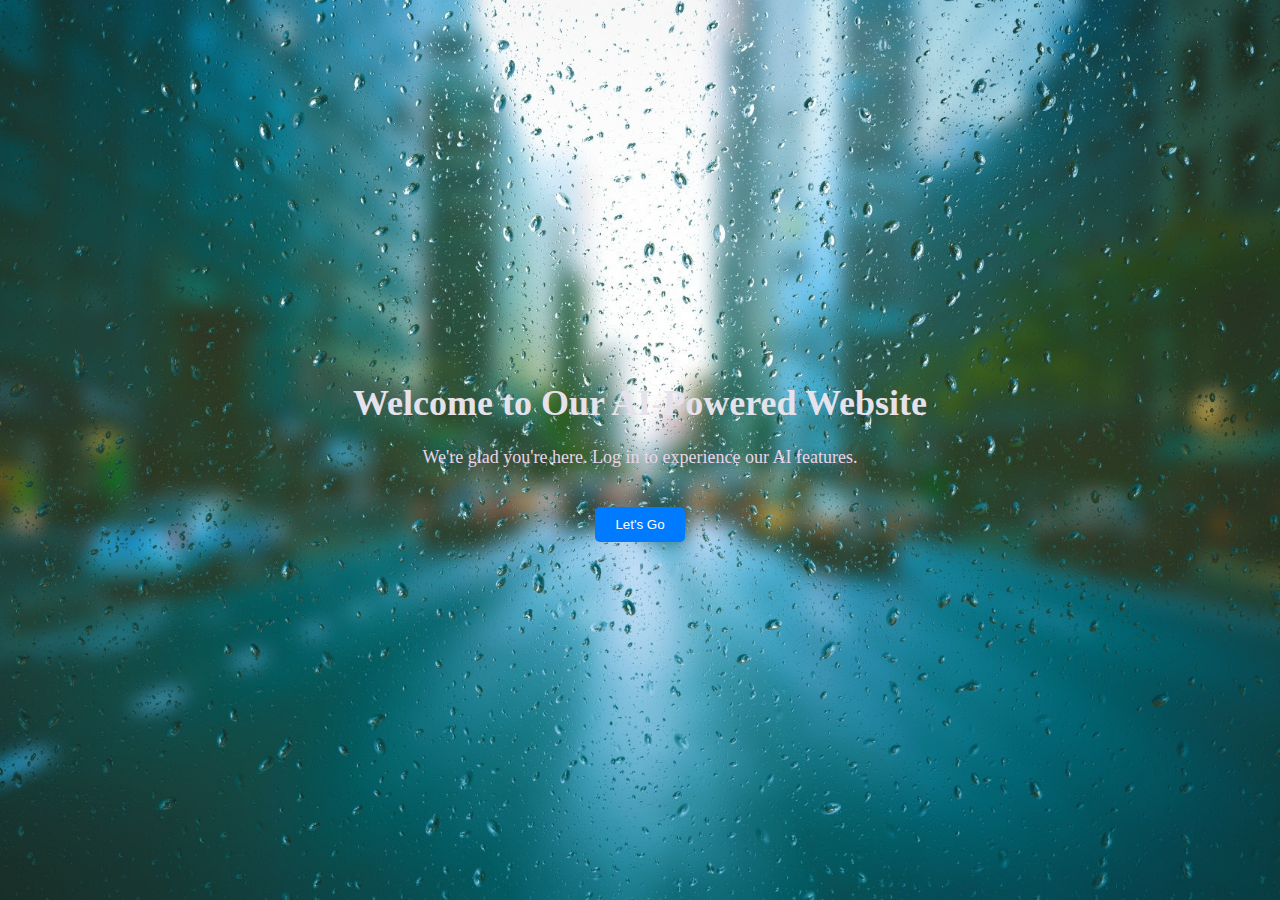
<file: index.html>
<!DOCTYPE html>
<html>
<head>
    <style>
        body {
            background-image: url("1234.jpg");
            background-position: center;
            background-attachment: fixed;
            background-size: cover; /* Optional: Adjust to your needs */
            background-repeat: no-repeat; /* Optional: Prevent repetition */
        }
    </style>
</head>

     <title>Welcome to Our AI-Powered Website</title>
    <link rel="stylesheet" type="text/css" href="123.css">
</head>

<body>
    <div class="container">
        <centre>
        <h1>Welcome to Our AI-Powered Website</h1>
        
        <p>We're glad you're here. Log in to experience our AI features.</p><br>
        <div class="button-container">
            <a href="signin.html">
                <button>Let's Go</button>
            </a>
        </div>

        </centre>
        

        </div>
</body>
</html>
</file>
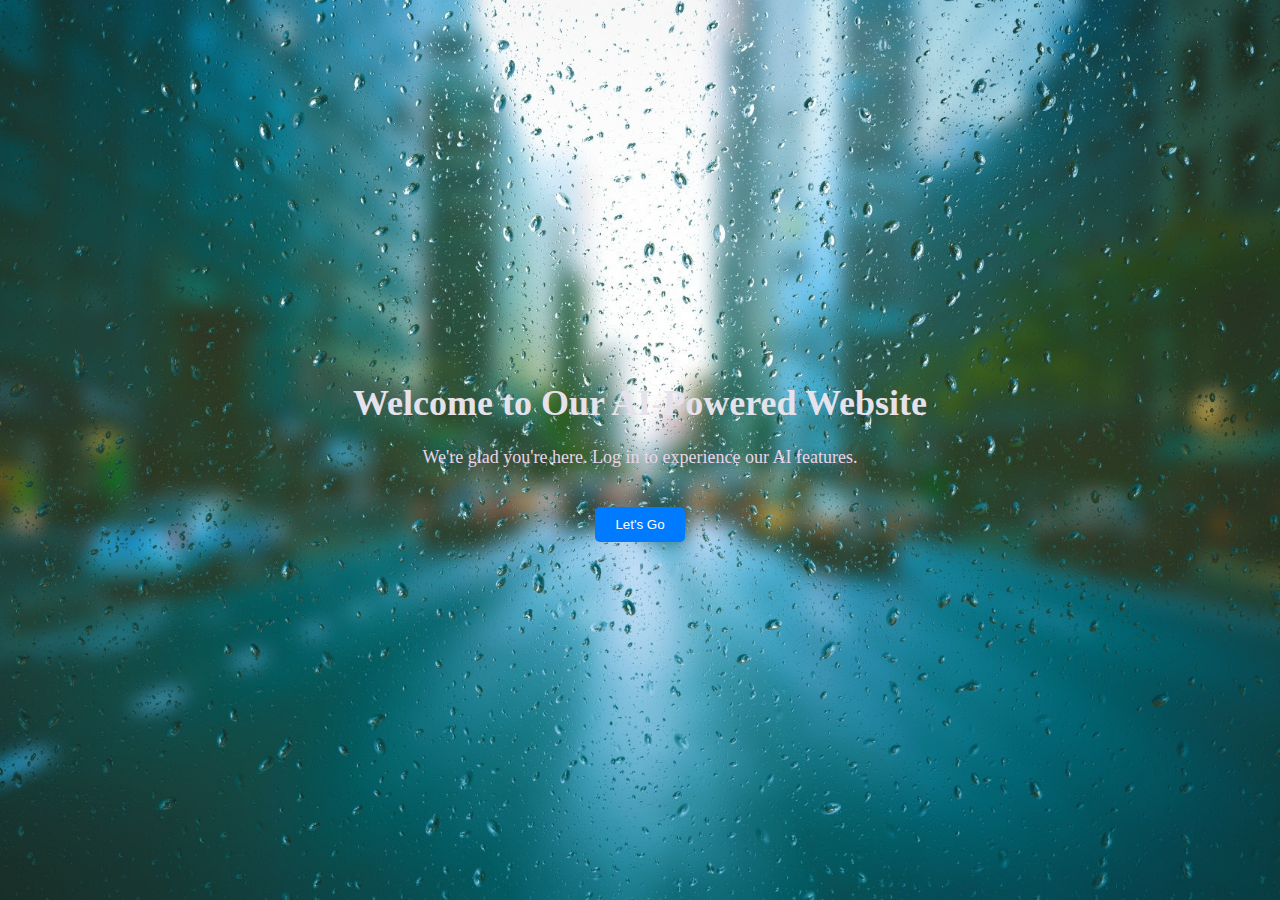
<file: 123.html>
<!DOCTYPE html>
<html>
<head>
    <style>
        body {
            background-image: url("1234.jpg");
            background-position: center;
            background-attachment: fixed;
            background-size: cover; /* Optional: Adjust to your needs */
            background-repeat: no-repeat; /* Optional: Prevent repetition */
        }
    </style>
</head>

     <title>Welcome to Our AI-Powered Website</title>
    <link rel="stylesheet" type="text/css" href="123.css">
</head>

<body>
    <div class="container">
        <centre>
        <h1>Welcome to Our AI-Powered Website</h1>
        
        <p>We're glad you're here. Log in to experience our AI features.</p><br>
        <div class="button-container">
            <a href="index.html">
                <button>Let's Go</button>
            </a>
        </div>

        </centre>
        

        </div>
</body>
</html>
</file>
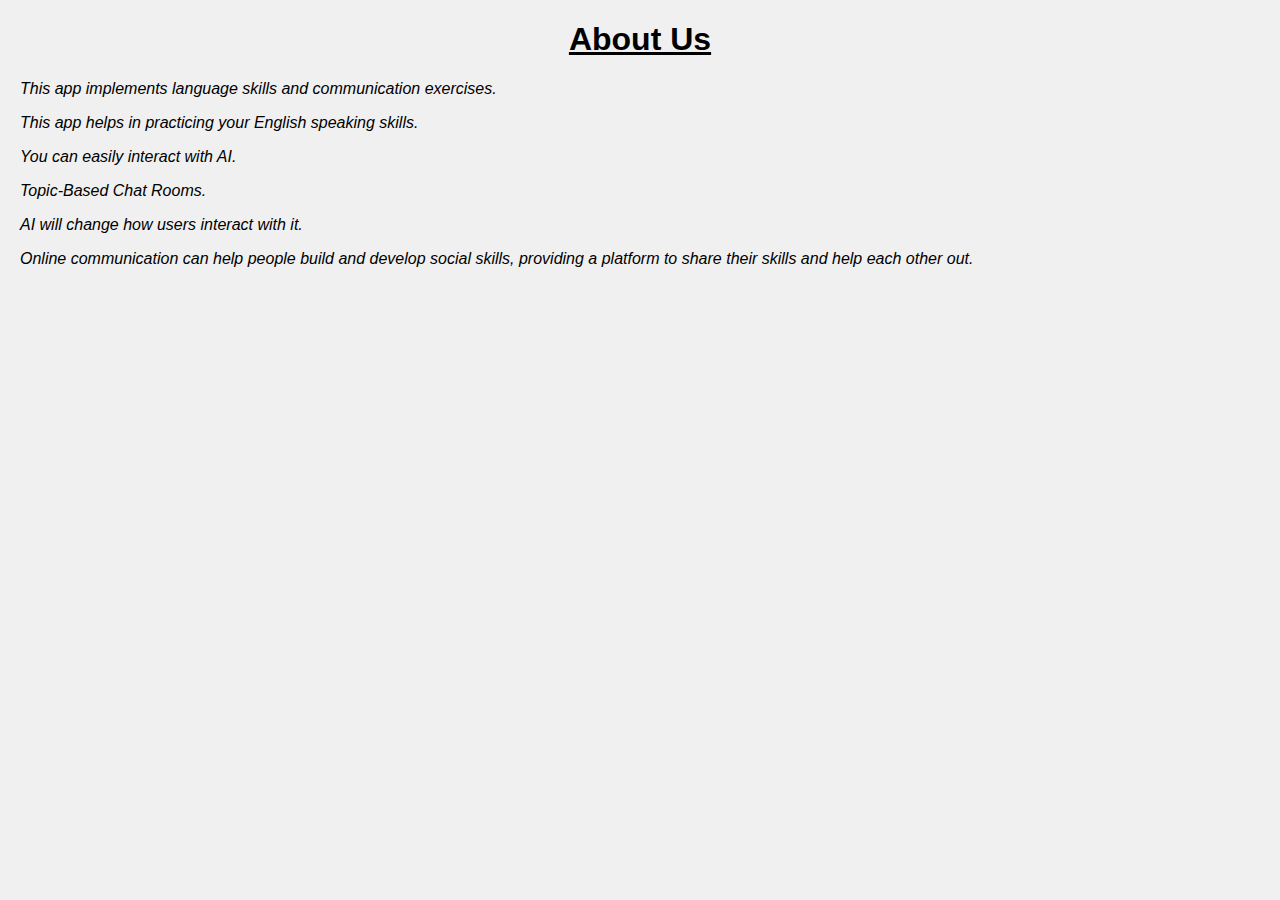
<file: about us.html>
<!DOCTYPE html>
<html>
<head>
    <title>About chatcoders</title>
    <style>
    body {
    font-family: Arial, sans-serif;
    margin: 20px;
    background-color: #f0f0f0; /* Change this to your preferred background color */
}

      h1 {
            text-decoration: underline;
            font-weight: bold;
            text-shadow: #92b5bd; 
        }

        p {
            margin-bottom: 10px;
        }

        em {
            font-style: italic;
        }

    </style>
</head>
<body>
    <center><h1>About Us</h1></center>
    <p>
        <em>This app implements language skills and communication exercises.</em>
    </p>
    <p>
        <em>This app helps in practicing your English speaking skills.</em>
    </p>
    <p>
        <em>You can easily interact with AI.</em>
    </p>
    <p>
        <em>Topic-Based Chat Rooms.</em>
    </p>
    <p>
        <em>AI will change how users interact with it.</em>
    </p>
    <p>
        <em>Online communication can help people build and develop social skills,
             providing a platform to share their skills and help each other out.</em>
    </p>
   
</body>
</html>
</file>
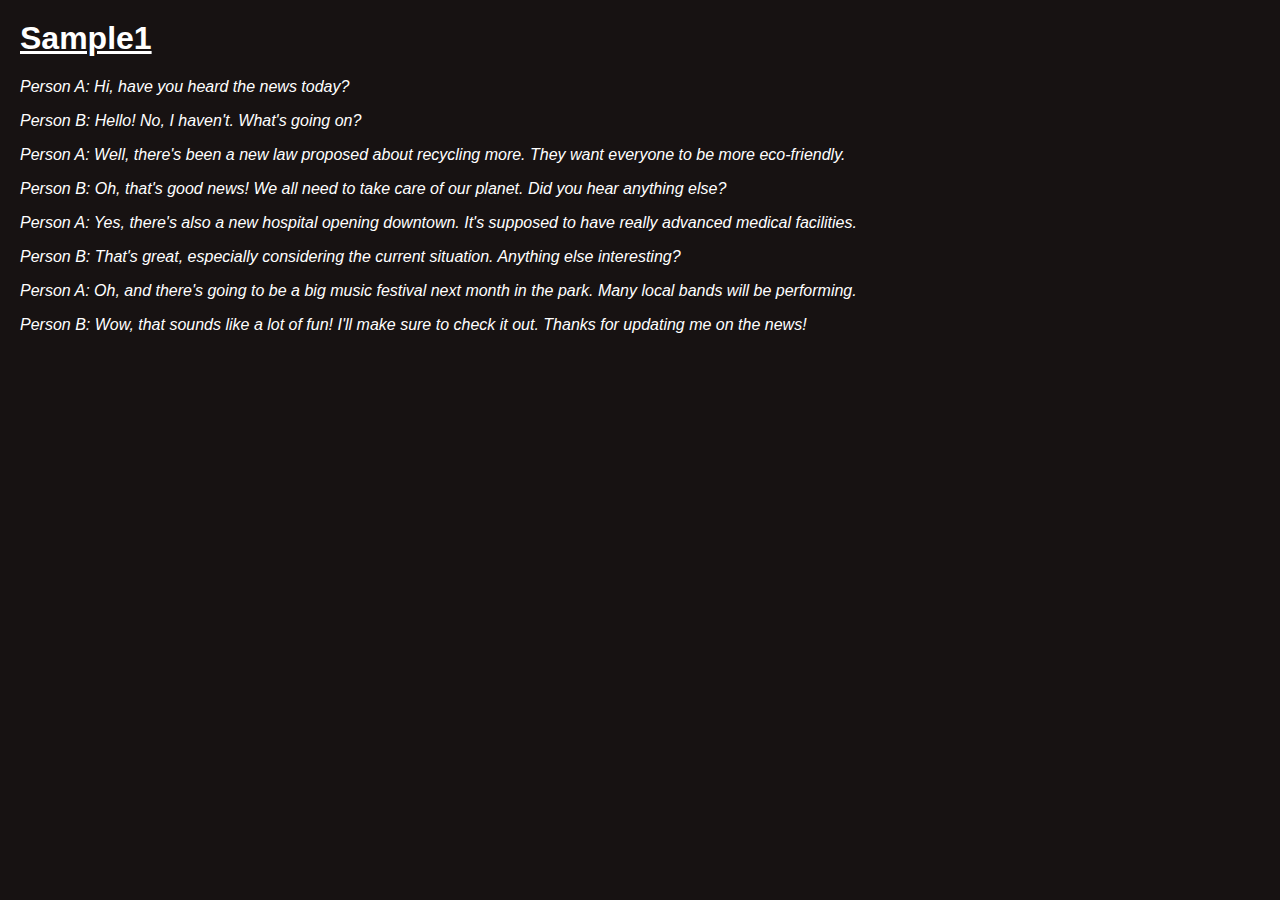
<file: currentevents.html>
<html>
    <head>
        <title>
            Current Events
        </title>
           <style>
    body {
        font-family: Arial, sans-serif;
        margin: 20px;
        background-color:rgb(23, 18, 18);
    }

    h1 {
        font-weight: bold;
        text-decoration: underline;
        color: white;
    }

    p {
        margin-bottom: 10px;
        color: white;
    }

    em {
        font-style: italic;
    }
</style>
    </head>
    <body>
        <h1><b>Sample1</b></h1>
    <p><em>
<p>Person A: Hi, have you heard the news today?</p>

<p>Person B: Hello! No, I haven't. What's going on?</p>

<p>Person A: Well, there's been a new law proposed about recycling more. They want everyone to be more eco-friendly.</p>

<p>Person B: Oh, that's good news! We all need to take care of our planet. Did you hear anything else?</p>

<p>Person A: Yes, there's also a new hospital opening downtown. It's supposed to have really advanced medical facilities.</p>

<p>Person B: That's great, especially considering the current situation. Anything else interesting?</p>

<p>Person A: Oh, and there's going to be a big music festival next month in the park. Many local bands will be performing.</p>

<p>Person B: Wow, that sounds like a lot of fun! I'll make sure to check it out. Thanks for updating me on the news!</p>
    </em></p>
 </body>
   </html>
</file>
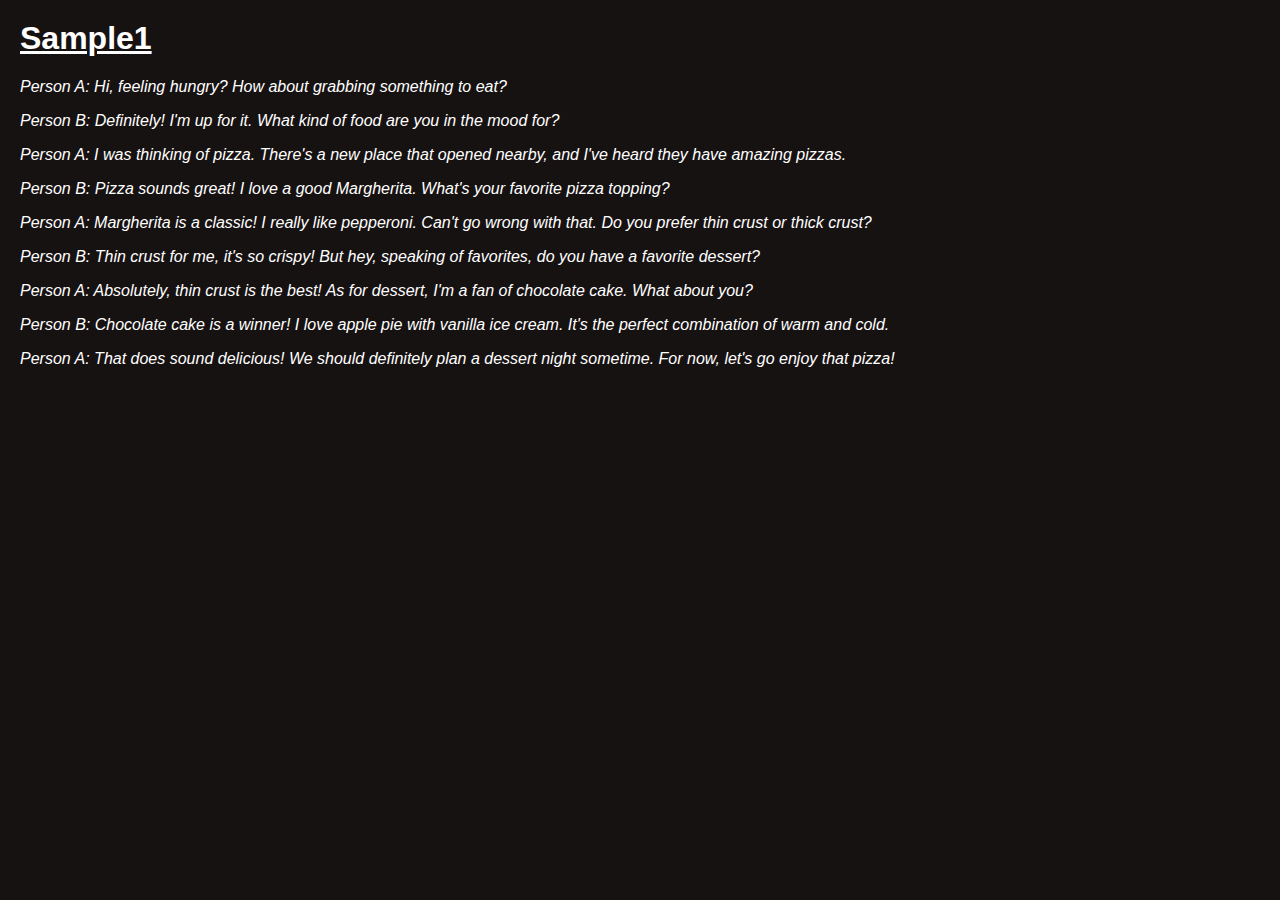
<file: foodanddining.html>
<html>
    <head>
        <title>
            Food and Dining
        </title>
           <style>
    body {
        font-family: Arial, sans-serif;
        margin: 20px;
        background-color:rgb(23, 18, 18);
    }

    h1 {
        font-weight: bold;
        text-decoration: underline;
        color: white;
    }

    p {
        margin-bottom: 10px;
        color: white;
    }

    em {
        font-style: italic;
    }
</style>
    </head>
    <body>
        <h1><b>Sample1</b></h1>
    <p><em>
<p>Person A: Hi, feeling hungry? How about grabbing something to eat?<p/>

<p>Person B: Definitely! I'm up for it. What kind of food are you in the mood for?</p>

<p>Person A: I was thinking of pizza. There's a new place that opened nearby, and I've heard they have amazing pizzas.</p>

<p>Person B: Pizza sounds great! I love a good Margherita. What's your favorite pizza topping?</p>

<p>Person A: Margherita is a classic! I really like pepperoni. Can't go wrong with that. Do you prefer thin crust or thick crust?</p>

<p>Person B: Thin crust for me, it's so crispy! But hey, speaking of favorites, do you have a favorite dessert?</p>

<p>Person A: Absolutely, thin crust is the best! As for dessert, I'm a fan of chocolate cake. What about you?</p>

<p>Person B: Chocolate cake is a winner! I love apple pie with vanilla ice cream. It's the perfect combination of warm and cold.</p> 

<p>Person A: That does sound delicious! We should definitely plan a dessert night sometime. For now, let's go enjoy that pizza!</p>
</p></em>
 </body>
   </html>
</file>
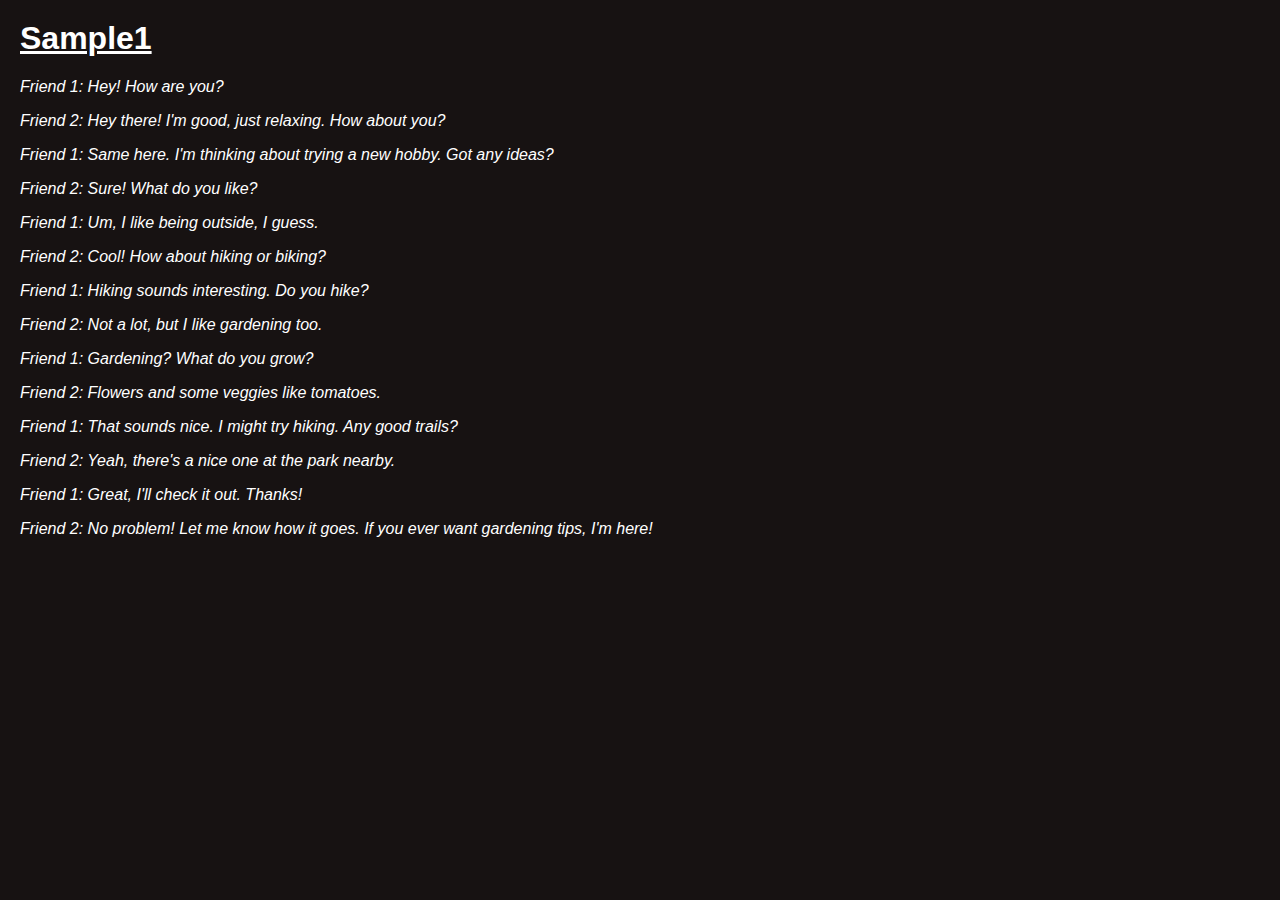
<file: hobbies.html>
<html>
    <head>
        <title>
            Hobbies and Intrests
        </title>
           <style>
    body {
        font-family: Arial, sans-serif;
        margin: 20px;
        background-color:rgb(23, 18, 18);
    }

    h1 {
        font-weight: bold;
        text-decoration: underline;
        color: white;
    }

    p {
        margin-bottom: 10px;
        color: white;
    }

    em {
        font-style: italic;
    }
</style>
    </head>
    <body>
        <h1><b>Sample1</b></h1>
    <p><em>
<p>Friend 1: Hey! How are you?</p>

<p>Friend 2: Hey there! I'm good, just relaxing. How about you?</p>

<p>Friend 1: Same here. I'm thinking about trying a new hobby. Got any ideas?</p>

<p>Friend 2: Sure! What do you like?</p>

<p>Friend 1: Um, I like being outside, I guess.</p>

<p>Friend 2: Cool! How about hiking or biking?</p>

<p>Friend 1: Hiking sounds interesting. Do you hike?</p>

<p>Friend 2: Not a lot, but I like gardening too.</p>

<p>Friend 1: Gardening? What do you grow?</p>

<p>Friend 2: Flowers and some veggies like tomatoes.</p>

<p>Friend 1: That sounds nice. I might try hiking. Any good trails?</p>

<p>Friend 2: Yeah, there's a nice one at the park nearby.</p>

<p>Friend 1: Great, I'll check it out. Thanks!</p>

<p>Friend 2: No problem! Let me know how it goes. If you ever want gardening tips, I'm here!</p></em>
 
 
 
</body>
 
   </html>
</file>
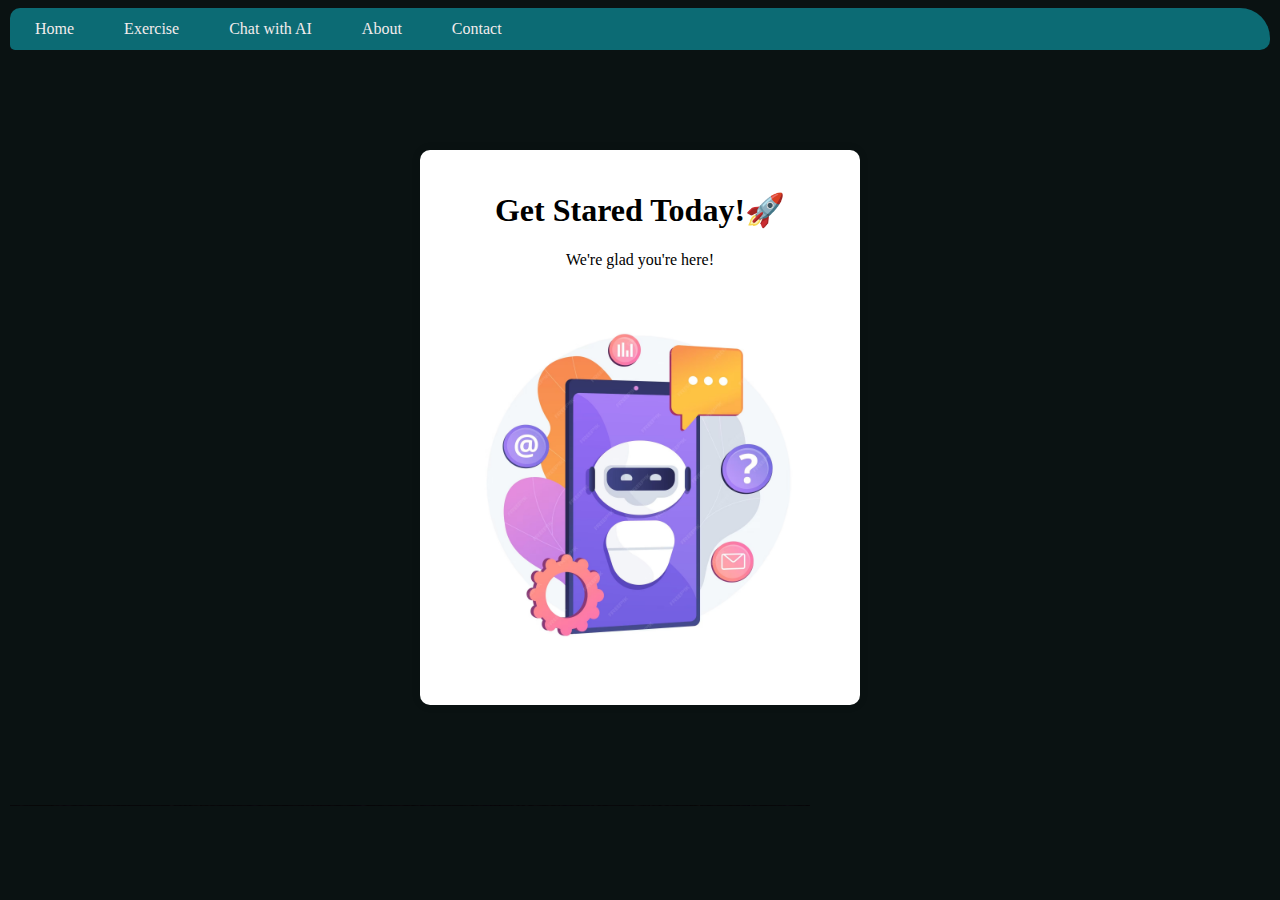
<file: home1.html>
<html>
    <head>
    <title>
    NAV BAR
    </title>
    <link rel="stylesheet" href="0.css">
    </head>
    <body>
        
    <nav>
        <ul>
            <li class="Dropdown-menu">
                <a href="home.html">Home</a>
                </li>
               
                <li class="Dropdown-menu">
                    <a href="#">Exercise</a>
               
                    <div class="Dropdown-list">
                        <a href="hobbies.html">Hobbies and interests</a>
                        <a href="Travel.html">Travel</a>
                        <a href="currentevents.html">Current Events</a>
                        <a href="technology.html">Technology</a>
                        <a href="foodanddining.html">Food and Dining</a>
                        <a href="">Career and Ambitions</a>
                        <a href="">Family and Relationships</a>
                    </div>
                       </li>
                          <li class="dropdown-menu">
                            <a href="index1.html">Chat with AI</a>
                          </li>
                          <li class="dropdown-menu">
                            <a href="about us.html">About</a></li>
                          <li class="Dropdown-menu">
                            <a href="#">Contact</a>
                        </li>
                            
                                 
            </ul>
        </nav>
        <center>
        <div class="welcome-container">
            <h1>Get Stared Today!🚀</h1>
            <p>We're glad you're here!</p>
            <img src="img2.avif" height="400" weight="100";>
        </div>
        </center>
        <form action="login1.html">
            <!-- Add login form fields here -->
        </form>
        
        <img src="img1.jpg" height="1" width="800";>
    </body>
</html>
</file>
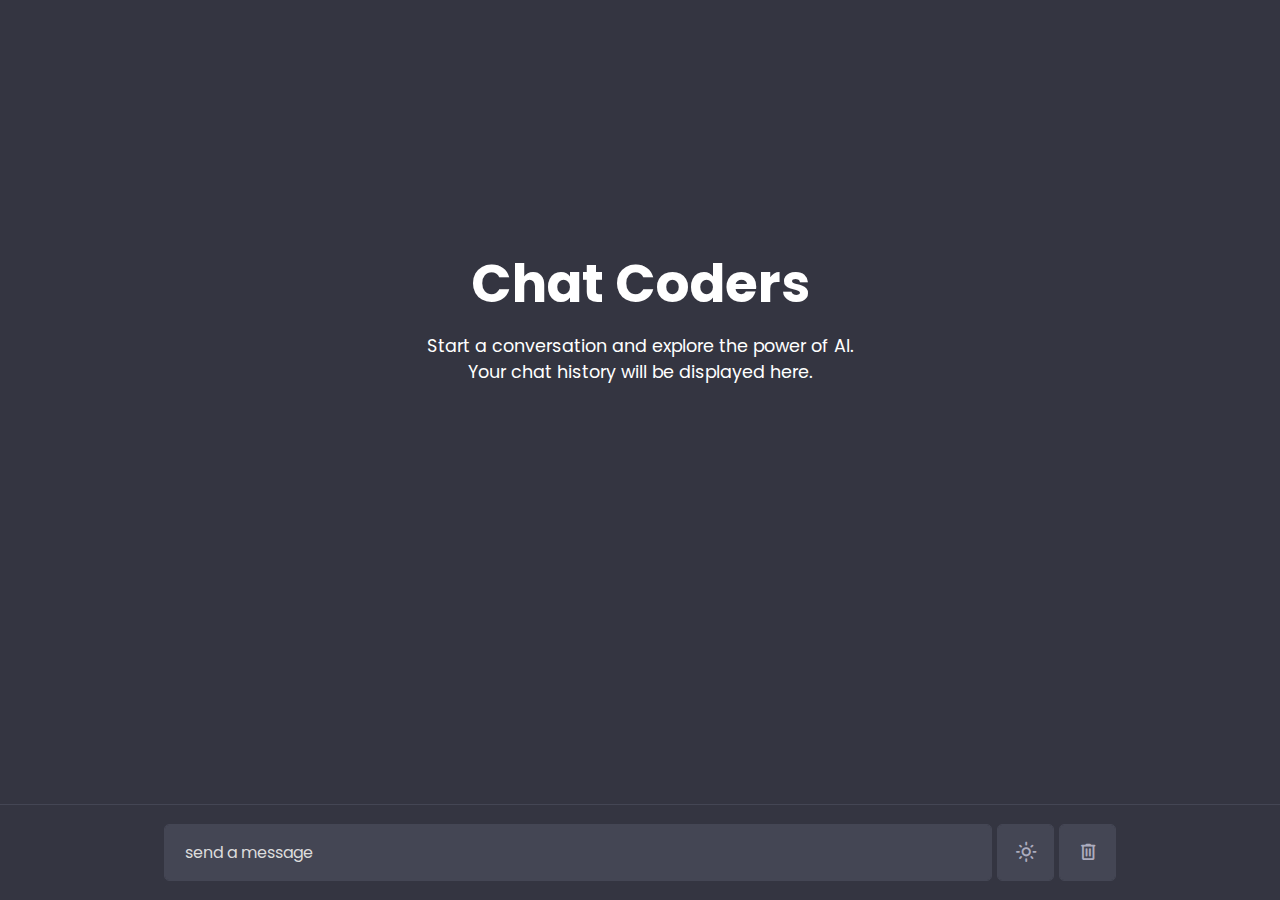
<file: index1.html>
<!DOCTYPE html>
<!-- Coding By CodingNepal - www.codingnepalweb.com -->
<html lang="en" dir="ltr">
     <head>
       <meta charset="utf-8">
       <title>ChatGPT Clone in JavaScript | CodingNepal</title>
       <link rel="stylesheet" href="style.css">
       <meta name="viewport" content="width=device-width, initial-scale=1.0">
       <!-- Google Fonts Link For Icons -->
       <link rel="stylesheet" href="https://fonts.googleapis.com/css2?family=Material+Symbols+Rounded:opsz,wght,FILL,GRAD@20..48,100..700,0..1,-50..200" />
       <script src="script.js" defer></script>
    </head>
    <body>
       <!-- Chats container -->
       <div class="chat-container">
            <div class="chat-outgoing">
               <div class="chat-content">
                   <div class="chat-details">
                      <img src="userr.png" alt="userr-img">
                      <p>heyooo!!!welcome</p>
                   </div>
               </div>
            </div>
            <div class="chat-incoming">
                <div class="chat-content">
                    <div class="chat-details">
                        <img src="coderss.jpg" alt="coderss-img">
                        <p>heyooo!!!welcome</p>
                    </div>
                    <span class="material-symbols-rounded">content_copy</span>
                </div>
            </div>
            <div class="chat-incoming">
                <div class="chat-content">
                    <div class="chat-details">
                        <img src="coderss.jpg" alt="coderss-img">
                        <div class="typing-animation">
                            <div class="typing-dot" style="--delay: 0.2s"></div>
                            <div class="typing-dot" style="--delay: 0.3s"></div>
                            <div class="typing-dot" style="--delay: 0.4s"></div>
                        </div>
                    </div>
                    <span class="material-symbols-rounded">content_copy</span>
                </div>
            </div>
            <div class="chat-outgoing">
                <div class="chat-content">
                    <div class="chat-details">
                       <img src="userr.png" alt="userr-img">
                       <p>how is it gng???</p>
                    </div>
                </div>
             </div>
             <div class="chat-incoming">
                 <div class="chat-content">
                     <div class="chat-details">
                         <img src="coderss.jpg" alt="coderss-img">
                         <p>how is it gng???</p>
                     </div>
                     <span class="material-symbols-rounded">content_copy</span>
                 </div>
             </div>
        </div>
               
        <!-- Typing container -->
        <div class="typing-container">
            <div class="typing-content">
                <div class ="typing-textarea">
                   <textarea id="chat-input" placeholder="send a message"  required></textarea>
                   <span id="send-btn" class="material-symbols-rounded">send</span>
                </div>
                <div class="typing-controls">
                    <span id="theme-btn" class="material-symbols-rounded">light_mode</span>
                    <span id="delete-btn" class="material-symbols-rounded">delete</span>   
                </div>
            </div>
        </div>
  </body>
</html>
</file>
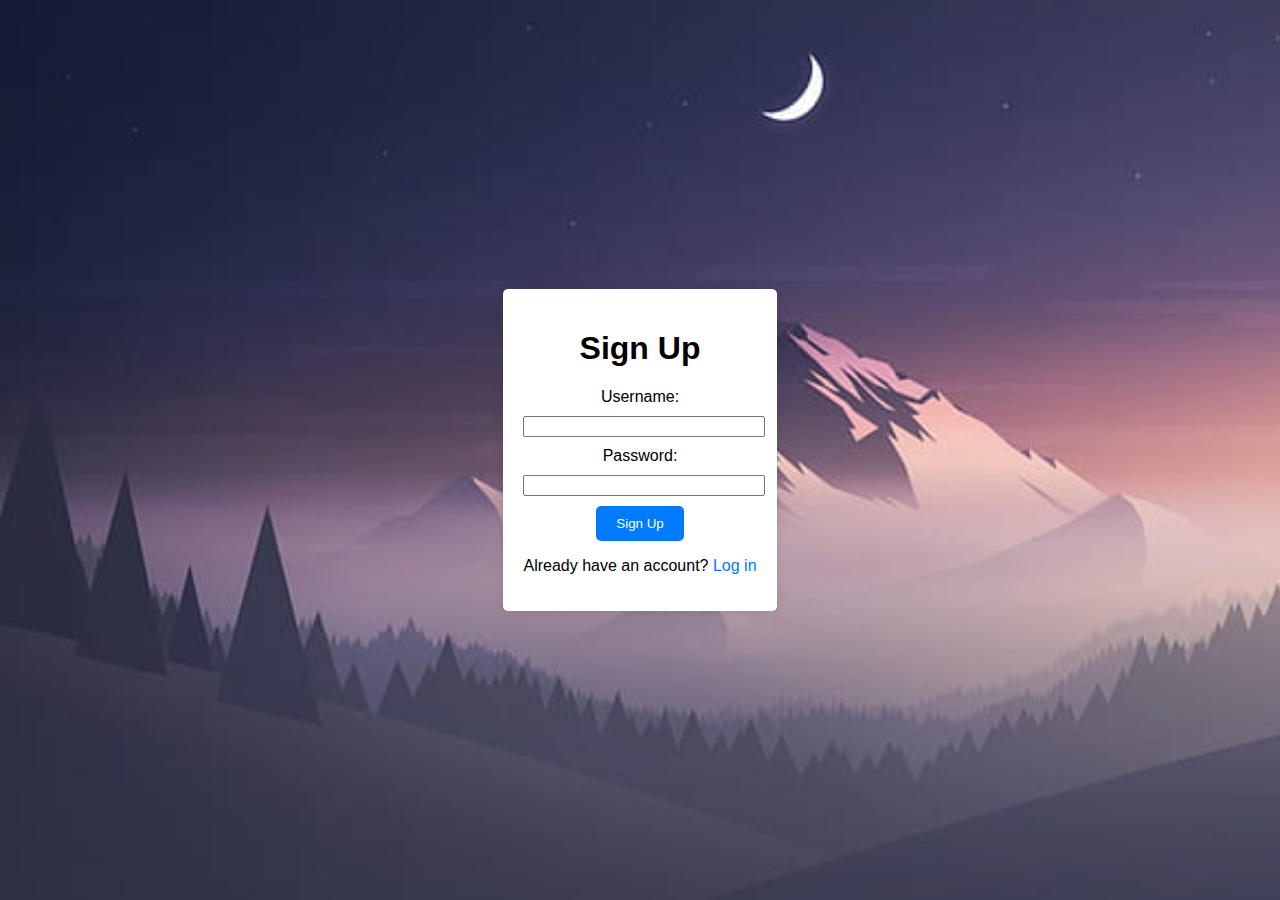
<file: index2.html>
<!DOCTYPE html>
<html lang="en">
<head>
    <meta charset="UTF-8">
    <meta name="viewport" content="width=device-width, initial-scale=1.0">
    <link rel="stylesheet" href="singup.css">
    <title>Sign Up</title>
    <style>
        /* Add CSS for background image */
        body {
            background-image: url('image.jpg');
            background-size: cover; /* This scales the image to cover the entire body */
            background-repeat: no-repeat; /* Prevents the image from repeating */
        }
    </style>
</head>
<body>
    <div class="container">
        <h1>Sign Up</h1>
        <form action="login1.html">
            <label for="username">Username:</label>
            <input type="text" id="username" name="username" required>

            <!--<label for="email">Email:</label>
            <input type="email" id="email" name="email" required>!-->

            <label for="password">Password:</label>
            <input type="password" id="password" name="password" required>

            <button type="submit">Sign Up</button>
        </form>
        <p>Already have an account? <a href="login1.html">Log in</a></p>
       
    </div>
    <form action="process_signup.php" method="post"></form>
</body>


</html>
</file>
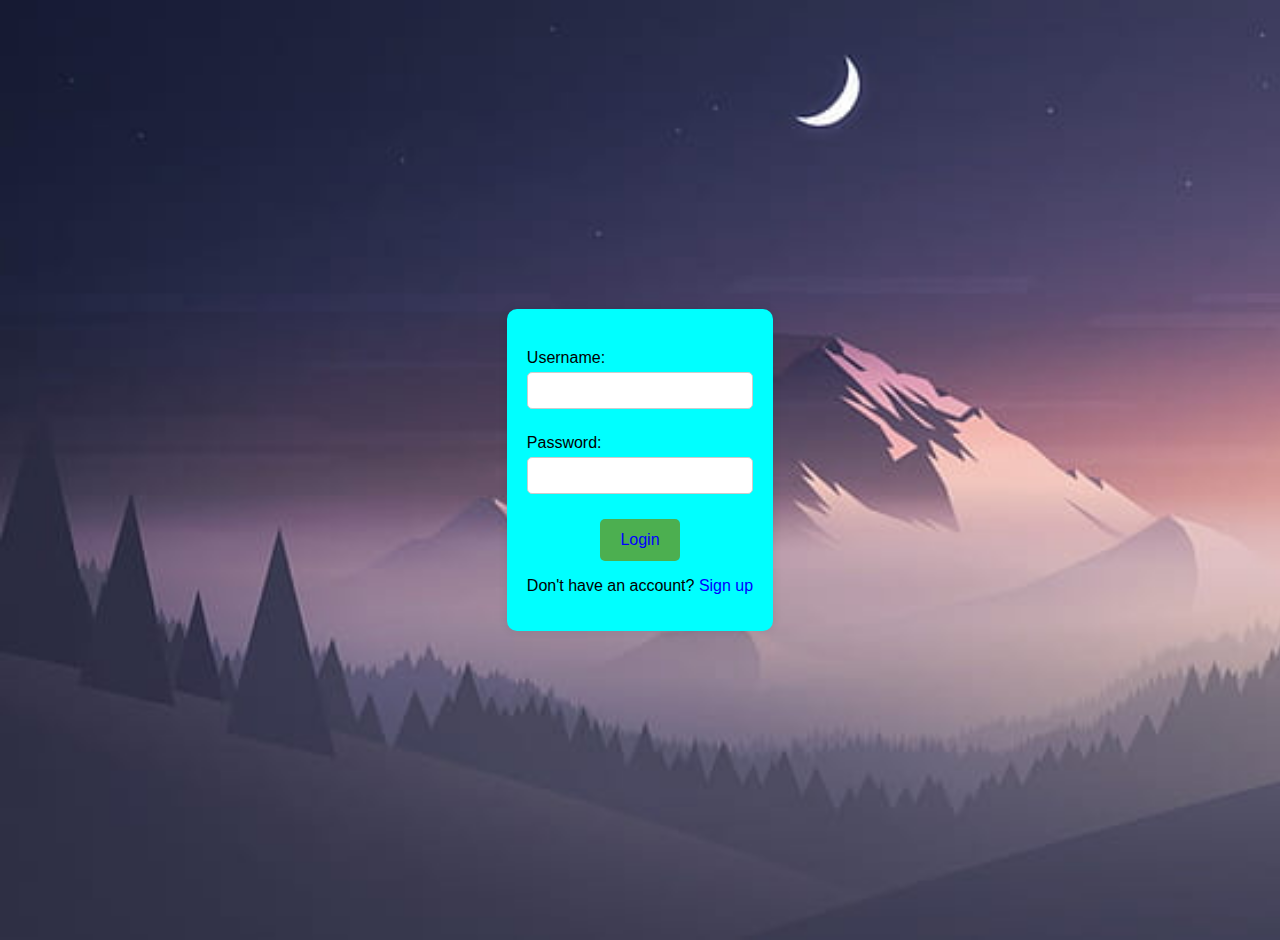
<file: login1.html>
<!DOCTYPE html>
<html lang="en">
<head>
    <meta charset="UTF-8">
    <meta name="viewport" content="width=device-width, initial-scale=1.0">
    <link rel="stylesheet" href="login1.css">
    
    <title>Login</title>
</head>
<body class="container">
    <form>
        <div class="input-group">
            <label for="username">Username:</label>
            <input type="text" id="username" name="username" required>
        </div>
        <div class="input-group">
            <label for="password">Password:</label>
            <input type="password" id="password" name="password" required>
        </div>
        <div>
           
                <button type="submit"> <a href="home1.html">Login</a></button>
           
        </div>
        <p>Don't have an account? <a href="index2.html">Sign up</a></p>
    </form>
</body>
</html>
</file>
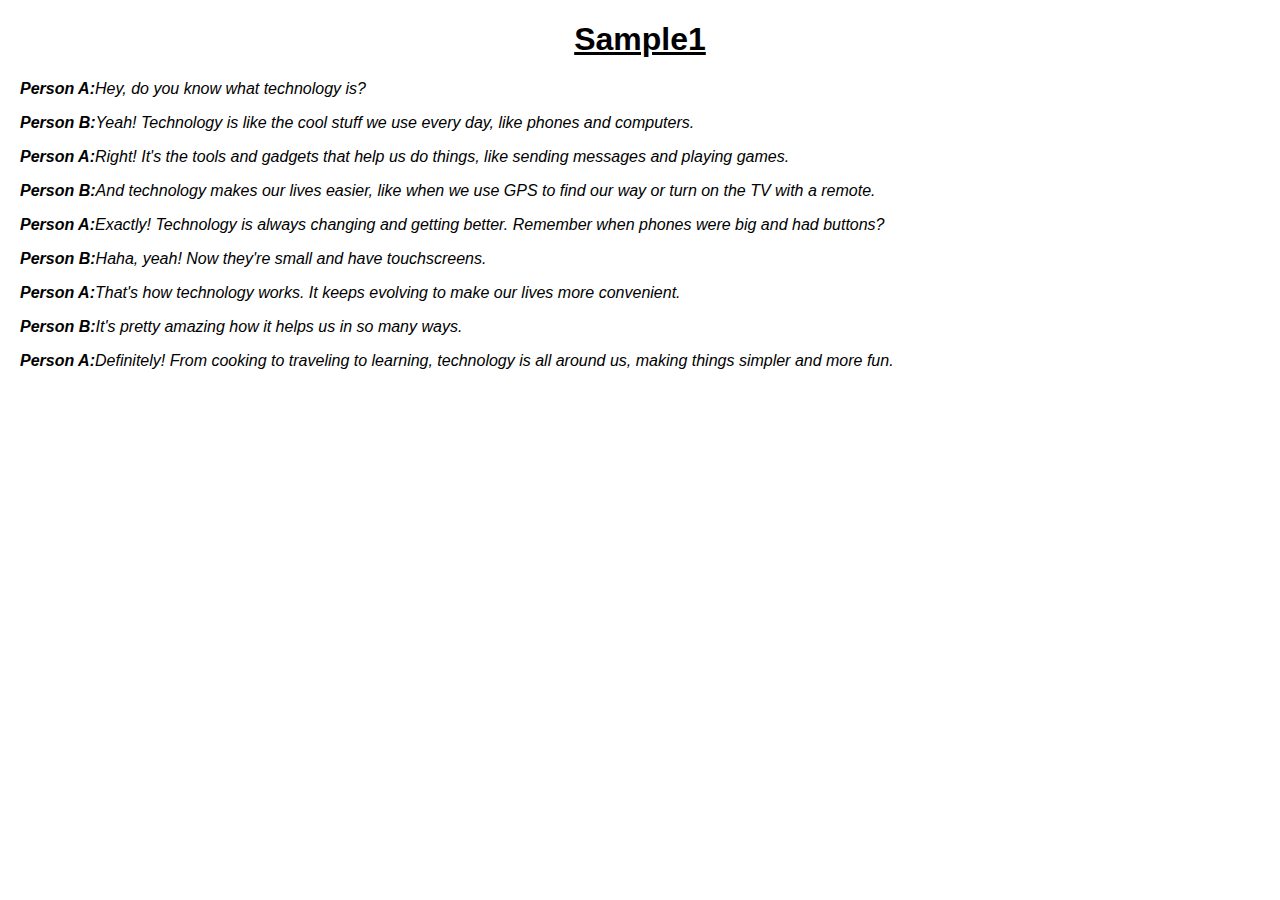
<file: technology.html>
<!DOCTYPE html>
<html>
<head>
    <title>Technology</title>
    <style>
        body {
            font-family: Arial, sans-serif;
            margin: 20px;
            background-color:rgb(255, 255, 255);
        }

        h1 {
            font-weight: bold;
            text-decoration: underline;
        }

        p {
            margin-bottom: 10px;
        }

        em {
            font-style: italic;
        }
    </style>
</head>
<body>
    <center><h1><b>Sample1</b></h1></center>
    <p><em><b>Person A:</b>Hey, do you know what technology is?</em></p>
    <p><em><b>Person B:</b>Yeah! Technology is like the cool stuff we use every day, like phones and computers.</em></p>
    <p><em><b>Person A:</b>Right! It's the tools and gadgets that help us do things, like sending messages and playing games.</em></p>
    <p><em><b>Person B:</b>And technology makes our lives easier, like when we use GPS to find our way or turn on the TV with a remote.</em></p>
    <p><em><b>Person A:</b>Exactly! Technology is always changing and getting better. Remember when phones were big and had buttons?</em></p>
    <p><em><b>Person B:</b>Haha, yeah! Now they're small and have touchscreens.</em></p>
    <p><em><b>Person A:</b>That's how technology works. It keeps evolving to make our lives more convenient.</em></p>
    <p><em><b>Person B:</b>It's pretty amazing how it helps us in so many ways.</em></p>
    <p><em><b>Person A:</b>Definitely! From cooking to traveling to learning, technology is all around us, making things simpler and more fun.</em></p>
</body>
<style
</html>
</file>
<file: 123.css>
/* style.css */
/*body {
    font-family: Arial, sans-serif;
    background-color: #f4f4f4;
    margin: 0;
    padding: 0;
}*/

.container {
    max-width: 600px;
    margin: 0 auto;
    text-align: center;
    padding: 50px;
}

h1 {
    color: #e5e2eb;
    font-size: 36px;
    margin-bottom: 20px;
    text-align: center;
}

p {
    color: #e8d5e9;
    font-size: 18px;
    line-height: 1.5;
    text-align: center;
}

.btn {
    display: inline-block;
    background-color: #007BFF;
    color: #fff;
    padding: 15px 30px;
    text-decoration: none;
    border-radius: 5px;
    font-size: 20px;
    margin-top: 20px;
    transition: background-color 0.3s;
    
}

.btn:hover {
    background-color: #0056b3;
}
body{
background-image: url("1234.jpg");
background-position: center;
background-attachment: fixed;
background-size: cover; /* Optional: Adjust to your needs */
background-repeat: no-repeat; /* Optional: Prevent repetition */
margin: 0; /* Remove default margin */
display: flex;
flex-direction: column;
justify-content: center;
align-items: center;
height: 100vh
}
/*button-container{
    max-width: 400px;
    margin: 0 auto;
    padding: 20px;
    background-color: #fff;
    border-radius: 5px;
    box-shadow: 0 0 10px rgba(0, 0, 0, 0.1);
}*/
button {
    background-color: #007bff;
    color: #fff;
    border: none;
    padding: 10px 20px;
    border-radius: 5px;
    cursor: pointer;
  }
</file>
<file: 0.css>
nav{
    background-color:rgb(12, 107, 116);
    overflow:hidden; 
    border-radius: 10px 30px  10px 5px ;
    }
    
    nav ul{
        list-style-type:none; 
        padding:0; 
        margin: 0;
        }
    
        nav ul li { 
            float:left;
        }
        nav ul li a{
            text-decoration: rgb(67, 226, 4); 
            color:rgb(243, 236, 236);
             padding: 12px 25px; 
             display: inline-block ;
    }
    nav ul li a:hover{
    background-color:rgb(139, 125, 216); 
    color:white;
    }
    .Dropdown-list{
    background-color:rgb(12, 107, 116); 
    position:absolute; 
    display: none;
    }
      .Dropdown-list a
    { 
        display: block;
    }
    .Dropdown-menu:hover 
    .Dropdown-list
    { 
        display: block;
    }
    body{
        margin-left: 10px; 
        margin-right:10px;
        background-color: rgb(10, 18, 18);
         
        }
    .rnav
    {
    float: right;
    }
    .img1
    {
    text-align:center;
    list-style-type:none; 
     
    }
    .welcome-container {
        background-color: #ffffff;
        padding: 20px;
        border-radius: 10px;
        box-shadow: 0 0 10px rgba(0, 0, 0, 0.1);
        margin: 100px auto;
        max-width: 400px;
        min-height: 45vh;
        
    }
</file>
<file: style.css>
/* Import Google font - Poppins */
@import url('https://fonts.googleapis.com/css2?family=Poppins:wght@400;500;600&display=swap');
* {
  margin: 0;
  padding: 0;
  box-sizing: border-box;
  font-family: "Poppins", sans-serif;
}
:root {
  --text-color: #FFFFFF;
  --icon-color: #ACACBE;
  --icon-hover-bg: #5b5e71;
  --placeholder-color: #dcdcdc;
  --outgoing-chat-bg: #343541;
  --incoming-chat-bg: #444654;
  --outgoing-chat-border: #343541;
  --incoming-chat-border: #444654;
}
.light-mode {
  --text-color: #343541;
  --icon-color: #a9a9bc;
  --icon-hover-bg: #f1f1f3;
  --placeholder-color: #6c6c6c;
  --outgoing-chat-bg: #FFFFFF;
  --incoming-chat-bg: #F7F7F8;
  --outgoing-chat-border: #FFFFFF;
  --incoming-chat-border: #D9D9E3;
}
body {
  background: var(--outgoing-chat-bg);
}

/* Chats container styling */
.chat-container {
  overflow-y: auto;
  max-height: 100vh;
  padding-bottom: 150px;
}
:where(.chat-container, textarea)::-webkit-scrollbar {
  width: 6px;
}
:where(.chat-container, textarea)::-webkit-scrollbar-track {
  background: var(--incoming-chat-bg);
  border-radius: 25px;
}
:where(.chat-container, textarea)::-webkit-scrollbar-thumb {
  background: var(--icon-color);
  border-radius: 25px;
}
.default-text {
  display: flex;
  align-items: center;
  justify-content: center;
  flex-direction: column;
  height: 70vh;
  padding: 0 10px;
  text-align: center;
  color: var(--text-color);
}
.default-text h1 {
  font-size: 3.3rem;
}
.default-text p {
  margin-top: 10px;
  font-size: 1.1rem;
}
.chat-container .chat {
  padding: 25px 10px;
  display: flex;
  justify-content: center;
  color: var(--text-color);
}
.chat-container .chat.outgoing {
  background: var(--outgoing-chat-bg);
  border: 1px solid var(--outgoing-chat-border);
}
.chat-container .chat.incoming {
  background: var(--incoming-chat-bg);
  border: 1px solid var(--incoming-chat-border);
}
.chat .chat-content {
  display: flex;
  max-width: 1200px;
  width: 100%;
  align-items: flex-start;
  justify-content: space-between;
}
span.material-symbols-rounded {
  user-select: none;
  cursor: pointer;
}
.chat .chat-content span {
  cursor: pointer;
  font-size: 1.3rem;
  color: var(--icon-color);
  visibility: hidden;
}
.chat:hover .chat-content:not(:has(.typing-animation), :has(.error)) span {
  visibility: visible;
}
.chat .chat-details {
  display: flex;
  align-items: center;
}
.chat .chat-details img {
  width: 35px;
  height: 35px;
  align-self: flex-start;
  object-fit: cover;
  border-radius: 2px;
}
.chat .chat-details p {
  white-space: pre-wrap;
  font-size: 1.05rem;
  padding: 0 50px 0 25px;
  color: var(--text-color);
  word-break: break-word;
}
.chat .chat-details p.error {
  color: #e55865;
}
.chat .typing-animation {
  padding-left: 25px;
  display: inline-flex;
}
.typing-animation .typing-dot {
  height: 7px;
  width: 7px;
  border-radius: 50%;
  margin: 0 3px;
  opacity: 0.7;
  background: var(--text-color);
  animation: animateDots 1.5s var(--delay) ease-in-out infinite;
}
.typing-animation .typing-dot:first-child {
  margin-left: 0;
}
@keyframes animateDots {
  0%,44% {
    transform: translateY(0px);
  }
  28% {
    opacity: 0.4;
    transform: translateY(-6px);
  }
  44% {
    opacity: 0.2;
  }
}

/* Typing container styling */
.typing-container {
  position: fixed;
  bottom: 0;
  width: 100%;
  display: flex;
  padding: 20px 10px;
  justify-content: center;
  background: var(--outgoing-chat-bg);
  border-top: 1px solid var(--incoming-chat-border);
}
.typing-container .typing-content {
  display: flex;
  max-width: 950px;
  width: 100%;
  align-items: flex-end;
}
.typing-container .typing-textarea {
  width: 100%;
  display: flex;
  position: relative;
}
.typing-textarea textarea {
  resize: none;
  height: 55px;
  width: 100%;
  border: none;
  padding: 15px 45px 15px 20px;
  color: var(--text-color);
  font-size: 1rem;
  border-radius: 4px;
  max-height: 250px;
  overflow-y: auto;
  background: var(--incoming-chat-bg);
  outline: 1px solid var(--incoming-chat-border);
}
.typing-textarea textarea::placeholder {
  color: var(--placeholder-color);
}
.typing-content span {
  width: 55px;
  height: 55px;
  display: flex;
  border-radius: 4px;
  font-size: 1.35rem;
  align-items: center;
  justify-content: center;
  color: var(--icon-color);
}
.typing-textarea span {
  position: absolute;
  right: 0;
  bottom: 0;
  visibility: hidden;
}
.typing-textarea textarea:valid ~ span {
  visibility: visible;
}
.typing-controls {
  display: flex;
}
.typing-controls span {
  margin-left: 7px;
  font-size: 1.4rem;
  background: var(--incoming-chat-bg);
  outline: 1px solid var(--incoming-chat-border);
}
.typing-controls span:hover {
  background: var(--icon-hover-bg);
}

/* Reponsive Media Query */
@media screen and (max-width: 600px) {
  .default-text h1 {
    font-size: 2.3rem;
  }
  :where(.default-text p, textarea, .chat p) {
    font-size: 0.95rem!important;
  }
  .chat-container .chat {
    padding: 20px 10px;
  }
  .chat-container .chat img {
    height: 32px;
    width: 32px;
  }
  .chat-container .chat p {
    padding: 0 20px;
  }
  .chat .chat-content:not(:has(.typing-animation), :has(.error)) span {
    visibility: visible;
  }
  .typing-container {
    padding: 15px 10px;
  }
  .typing-textarea textarea {
    height: 45px;
    padding: 10px 40px 10px 10px;
  }
  .typing-content span {
    height: 45px;
    width: 45px;
    margin-left: 5px;
  }
  span.material-symbols-rounded {
    font-size: 1.25rem!important;
  }
}
</file>
<file: singup.css>
body {
    font-family: Arial, sans-serif;
    background-color: #f4f4f4;
    margin: 0;
    padding: 0;
    display: flex;
    justify-content: center; /* Horizontal centering */
    align-items: center; /* Vertical centering */
    min-height: 100vh; /* Ensure the body covers the full viewport height */
    background-repeat: no-repeat; /* Prevents the image from repeating */
      /* Add CSS for background image */

      background-image: url('image.jpg');
      background-size: cover; /* This scales the image to cover the entire body */
      background-repeat: no-repeat; /* Prevents the image from repeating */
  
}
  .container {
    max-width: 400px;
    margin: 0 auto;
    padding: 20px;
    background-color: #fff;
    border-radius: 5px;
    box-shadow: 0 0 10px rgba(0, 0, 0, 0.1);
  }
  
  h1 {
    text-align: center;
  }
  
  form {
    margin-top: 20px;
    text-align: center;
}
  
  
  label,
  input {
    display: block;
    width: 100%;
    margin-bottom: 10px;
  }
  
  button {
    background-color: #007bff;
    color: #fff;
    border: none;
    padding: 10px 20px;
    border-radius: 5px;
    cursor: pointer;
  }
  
  button:hover {
    background-color: #0056b3;
  }
  
  p {
    text-align: center;
  }
  
  a {
    color: #007bff;
    text-decoration: none;
  }
  
  a:hover {
    text-decoration: underline;
  }
  div {
    margin-top: 20px;
}
</file>
<file: login1.css>
body {
    font-family: Arial,sans-serif;
    background-color:aqua;
    margin: 20;
    padding: 50;
    display: flex;
    justify-content: center;
    align-items: center;
    height: 100vh;
    /* Add CSS for background image */

    background-image: url('image.jpg');
    background-size: cover; /* This scales the image to cover the entire body */
    background-repeat: no-repeat; /* Prevents the image from repeating */

}

form {
    background-color: aqua;
    padding: 20px;
    border-radius: 10px;
    box-shadow: 0px 0px 10px 0px rgba(0, 0, 0, 0.1);
    text-align: center;
}

label {
    margin-bottom: 10px;
    display: block;
}

input[type="text"],
input[type="password"] 
{
    width: 100%;
    padding: 10px;
    margin-bottom: 15px;
    border: 1px solid #ccc;
    border-radius: 5px;
    box-sizing: border-box;
}

button {
    background-color: #4caf50;
    color: white;
    padding: 12px 20px;
    border: none;
    border-radius: 5px;
    cursor: pointer;
    font-size: 16px;
}

button:hover {
    background-color: #06f111;
}

div {
    margin-top: 20px;
}

a {
    text-decoration: none;
    color:blue;
}

a:hover {
    text-decoration:underline;
}

.container {
    max-width: 400px;
    margin: 0 auto;
    padding: 20px;
    background-color:white;
    border-radius: 5px;
    
  }
  /* ... Your existing CSS ... */

.input-group {
    margin-bottom: 15px;
    text-align: left;
}
.input-group label {
    display: block;
    margin-bottom: 5px;
}
.input-group input[type="text"],
.input-group input[type="password"] {
    width: 100%;
    padding: 10px;
    margin-bottom: 5px;
    border: 1px solid #ccc;
    border-radius: 5px;
    box-sizing: border-box;
}

/* ... Your existing CSS ... */
</file>
